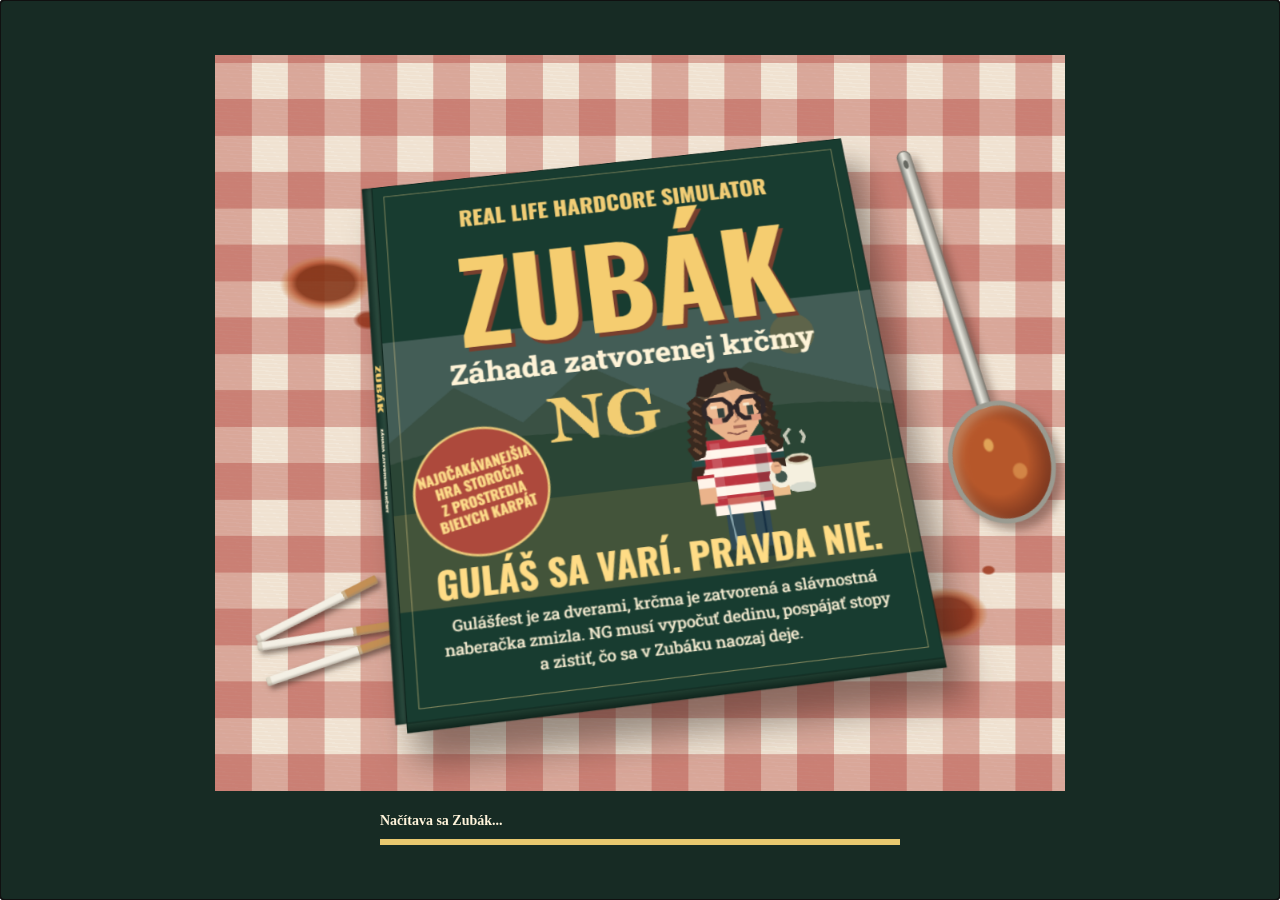
<file: index.html>
<!doctype html>
<html lang="sk">
<head>
  <meta charset="utf-8">
  <meta name="viewport" content="width=device-width, initial-scale=1">
  <meta name="theme-color" content="#182d29">
  <title>Zubák • Záhada zatvorenej krčmy</title>
  <link rel="stylesheet" href="styles.css">
  <link rel="stylesheet" href="goulash.css">
  <link rel="stylesheet" href="ending.css">
  <script defer src="core.js"></script>
  <script defer src="art.js"></script>
  <script defer src="scores.js"></script>
  <script defer src="bike.js"></script>
  <script defer src="bike-ui.js"></script>
  <script defer src="goulash.js"></script>
  <script defer src="goulash-ui.js"></script>
  <script defer src="ending.js"></script>
  <script defer src="game.js"></script>
</head>
<body>
  <main class="game-shell">
    <header class="topbar">
      <a class="wordmark" href="index.html">ZUBÁK<span>NG A ZÁHADA ZATVORENEJ KRČMY</span></a>
      <div class="toolbar">
        <button id="map-button" title="Mapa dediny" aria-label="Mapa dediny"><span aria-hidden="true">⌖</span></button>
        <button id="journal-button" title="Denník stôp" aria-label="Denník stôp"><span aria-hidden="true">▤</span><span id="clue-count">0</span></button>
        <button id="sound-button" title="Vypnúť zvuk" aria-label="Vypnúť zvuk" aria-pressed="true">
          <svg class="sound-icon-on" viewBox="0 0 24 24" aria-hidden="true" focusable="false"><path d="M4 9h3.5L13 5v14l-5.5-4H4z"/><path d="M16 8.5a5 5 0 0 1 0 7"/><path d="M18.5 6a9 9 0 0 1 0 12"/></svg>
          <svg class="sound-icon-off" viewBox="0 0 24 24" aria-hidden="true" focusable="false"><path d="M4 9h3.5L13 5v14l-5.5-4H4z"/><path d="m16 9.5 5 5M21 9.5l-5 5"/></svg>
        </button>
        <button id="help-button" title="Nápoveda" aria-label="Nápoveda">?</button>
        <button id="settings-button" title="Nastavenia" aria-label="Nastavenia">⚙</button>
      </div>
    </header>
    <section class="world" aria-label="Herný svet">
      <canvas id="scene" width="960" height="540" aria-label="Pixelová mapa Zubáka"></canvas>
      <div class="scene-heading"><span id="chapter">PRÍPAD 01 / BIELE KARPATY</span><h1 id="location-name">Zubák</h1><p id="location-sub">Záhada zatvorenej krčmy</p></div>
      <button id="back-button" class="back" hidden title="Späť na mapu">← Mapa</button>
      <div id="hotspots" class="hotspots"></div>
      <canvas id="foreground" width="1920" height="1080" aria-hidden="true"></canvas>
      <div class="world-caption"><span id="world-status">Sobota • pred gulášfestom</span><span id="save-status">Postup sa ukladá</span></div>
    </section>
    <section class="adventure-desk">
      <div class="conversation">
        <div class="speaker-row"><div><span id="speaker">NG</span><p id="speech" role="status" aria-live="polite">Dnes mal byť len guláš. Lenže studňa vysychá, krčma je zatvorená a niekto odniesol slávnostnú naberačku.</p></div></div>
        <div id="choices" class="choices" aria-label="Možnosti rozhovoru"></div>
      </div>
      <aside class="bag"><div class="section-label"><h2>V BATOHU</h2><span id="selected-label">Nič nie je vybrané</span></div><div id="inventory" class="inventory"></div></aside>
    </section>
    <footer><span>ZUBÁK / DOBRODRUŽSTVO NG</span><span id="progress">0 stôp</span><button id="sources-button">O príbehu a miestach</button></footer>
  </main>
  <dialog id="startup-loading" class="startup-loading" aria-label="Načítanie hry">
    <img src="zubak-krabice.png" alt="Krabica hry Zubák na kostkovanom obruse">
    <div class="startup-loading-copy" role="status">
      <span>Načítava sa Zubák...</span>
      <div class="startup-loading-track" aria-hidden="true"><div class="startup-loading-progress"></div></div>
    </div>
  </dialog>
  <dialog id="intro" class="story-intro" aria-labelledby="intro-title" aria-describedby="intro-story">
    <div class="intro-copy">
      <p class="intro-chapter">ZUBÁK / PRÍPAD 01</p>
      <h2 id="intro-title">Záhada zatvorenej krčmy</h2>
      <div id="intro-story">
        <p>V Zubáku sa chystá gulášfest, najväčšia udalosť celého roka. Dedina sa naň teší celé mesiace. Kotlíky sú pripravené, Fifko má hlad a NG dúfa, že si tú slávnu sobotu konečne užije v pokoji.</p>
        <p>Lenže krčma je zatvorená. Po dedine sa šíria reči, z ihriska zmizla slávnostná naberačka a v lese za domom je v studni zase primálo vody.</p>
        <p>Náhoda? Možno. Každý však videl niečo iné a nikto nepozná celý príbeh.</p>
        <p class="intro-voice">„Dobre. Začnem doma. A tentoraz sa neuspokojím s tým, že niekto niečo počul.“</p>
      </div>
      <div class="intro-actions"><button id="intro-continue" type="button">Pokračovať v hre</button><button id="intro-start" type="button">Nová hra</button><button id="intro-finale" type="button" hidden>Prehrať záverečné banger video</button><a id="intro-trailer" href="trailer/trailer.html">Pozrieť trailer</a></div>
      <p class="intro-disclaimer">Všetky osoby a informácie v hre sú založené na skutočných udalostiach.</p>
    </div>
  </dialog>
  <dialog id="modal"><div class="dialog-heading"><h2 id="modal-title"></h2><button id="close-modal" aria-label="Zavrieť" title="Zavrieť">×</button></div><div id="modal-content"></div></dialog>
</body>
</html>
</file>
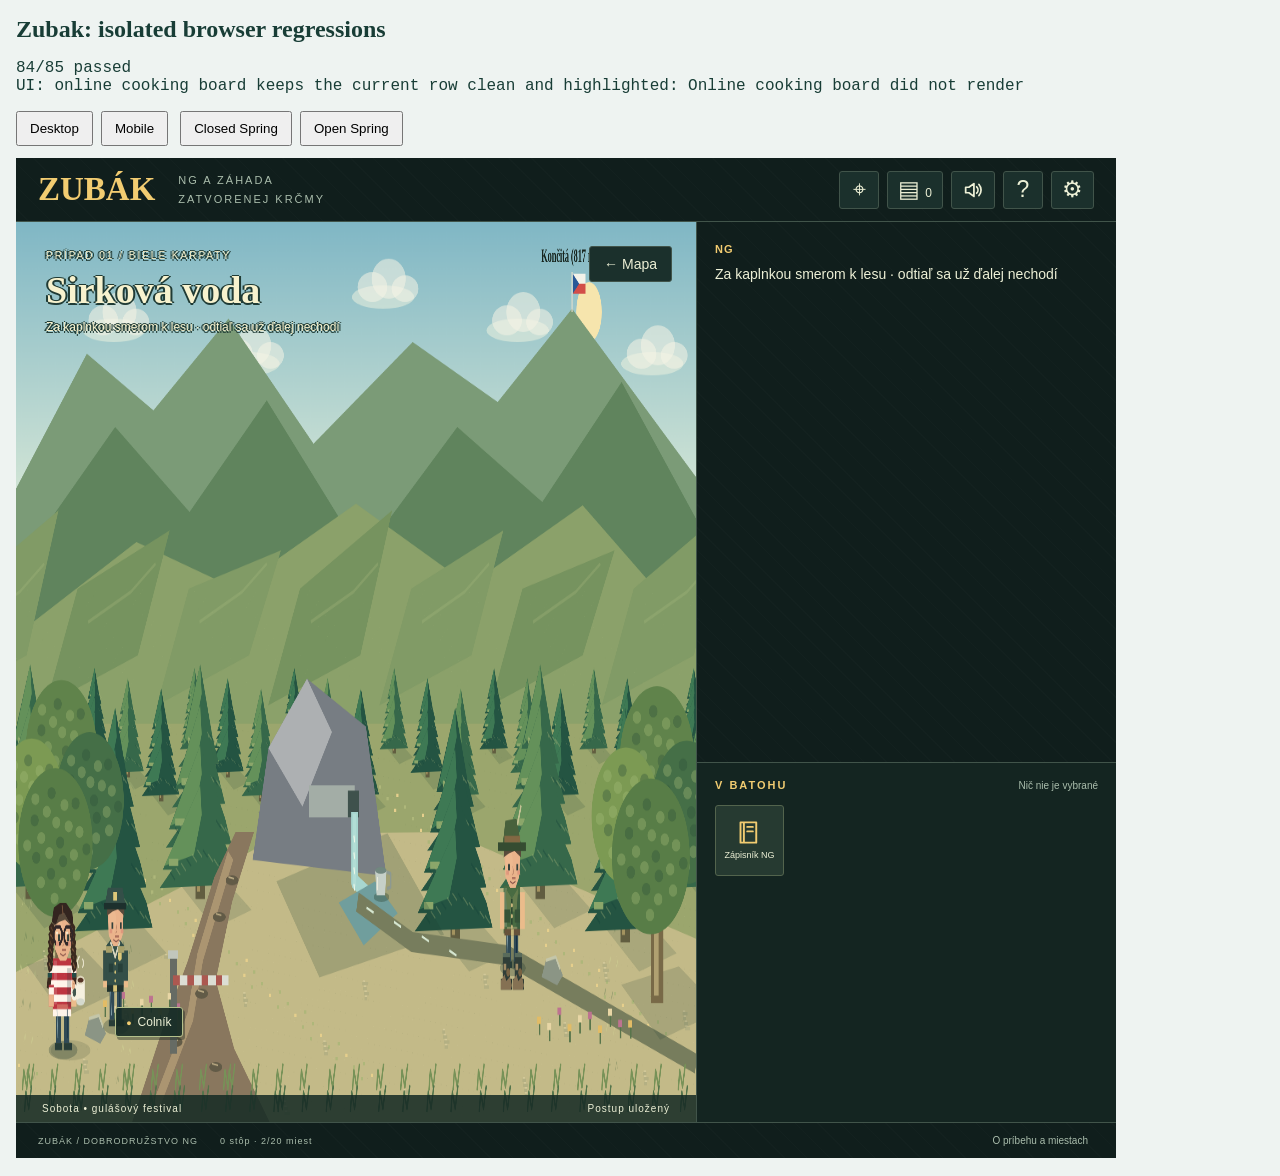
<file: browser.test.html>
<!doctype html>
<html lang="sk">
<head>
  <meta charset="utf-8">
  <meta name="viewport" content="width=device-width, initial-scale=1">
  <title>Zubak - browser regressions</title>
  <style>
    body { margin: 16px; font: 16px Georgia, serif; color: #183d36; background: #eef3f1; }
    h1 { font-size: 24px; }
    button { padding: 8px 12px; margin: 0 8px 12px 0; cursor: pointer; }
    iframe { display: block; border: 0; width: 1100px; max-width: none; height: 1000px; background: white; }
    pre { white-space: pre-wrap; }
  </style>
  <script defer src="browser.test.js"></script>
</head>
<body>
  <h1>Zubak: isolated browser regressions</h1>
  <pre id="results" role="status">Running...</pre>
  <button id="desktop">Desktop</button><button id="mobile">Mobile</button>
  <button id="closed">Closed Spring</button><button id="opened">Open Spring</button>
  <iframe id="test-game" title="Isolated game"></iframe>
</body>
</html>
</file>
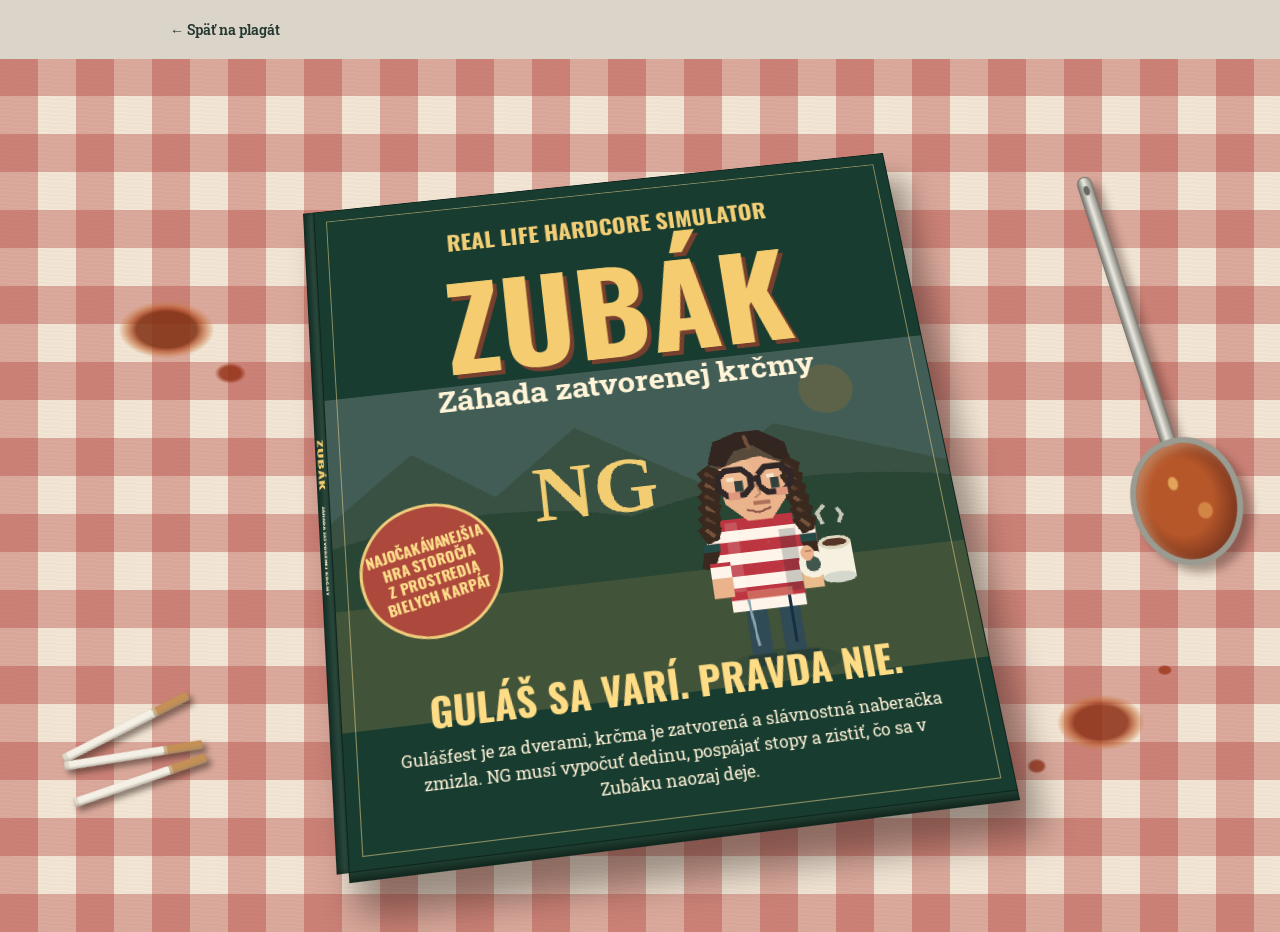
<file: krabice.html>
<!doctype html>
<html lang="sk">
<head>
  <meta charset="utf-8">
  <meta name="viewport" content="width=device-width, initial-scale=1">
  <title>Zubák | Krabica hry</title>
  <link rel="preconnect" href="https://fonts.googleapis.com">
  <link rel="preconnect" href="https://fonts.gstatic.com" crossorigin>
  <link href="https://fonts.googleapis.com/css2?family=Oswald:wght@500;600;700&family=Roboto+Slab:wght@400;600;700;900&display=swap" rel="stylesheet">
  <link rel="stylesheet" href="plakat.css">
  <link rel="stylesheet" href="krabice.css">
  <script defer src="core.js"></script>
  <script defer src="art.js"></script>
  <script defer src="ending.js"></script>
  <script defer src="plakat.js"></script>
</head>
<body>
  <nav class="toolbar"><a href="plakat.html">← Späť na plagát</a></nav>
  <main class="box-stage" aria-label="Krabica hry Zubák">
    <div class="stains" aria-hidden="true"></div>
    <div class="ladle" aria-hidden="true"><div class="ladle-handle"></div><div class="ladle-bowl"></div></div>
    <div class="cigarettes" aria-hidden="true"><span></span><span></span><span></span></div>
    <div class="game-box">
      <div class="box-spine" aria-hidden="true"><span>ZUBÁK</span><small>ZÁHADA ZATVORENEJ KRČMY</small></div>
      <div class="poster" aria-label="Predná strana krabice">
        <div class="top"><p class="eyebrow">REAL LIFE HARDCORE SIMULATOR</p><h1>ZUBÁK</h1><p class="subtitle">Záhada zatvorenej krčmy</p></div>
        <canvas class="art" id="poster-art" width="960" height="540" role="img" aria-label="NG v záverečnej scéne hry"></canvas>
        <div class="stamp">NAJOČAKÁVANEJŠIA<br>HRA STOROČIA<br>Z PROSTREDIA<br>BIELYCH KARPÁT</div>
        <div class="bottom"><p class="tagline">Guláš sa varí. Pravda nie.</p><p class="description">Gulášfest je za dverami, krčma je zatvorená a slávnostná naberačka zmizla. NG musí vypočuť dedinu, pospájať stopy a zistiť, čo sa v Zubáku naozaj deje.</p></div>
      </div>
    </div>
  </main>
  <canvas id="scene" hidden></canvas><canvas id="foreground" hidden></canvas>
</body>
</html>
</file>
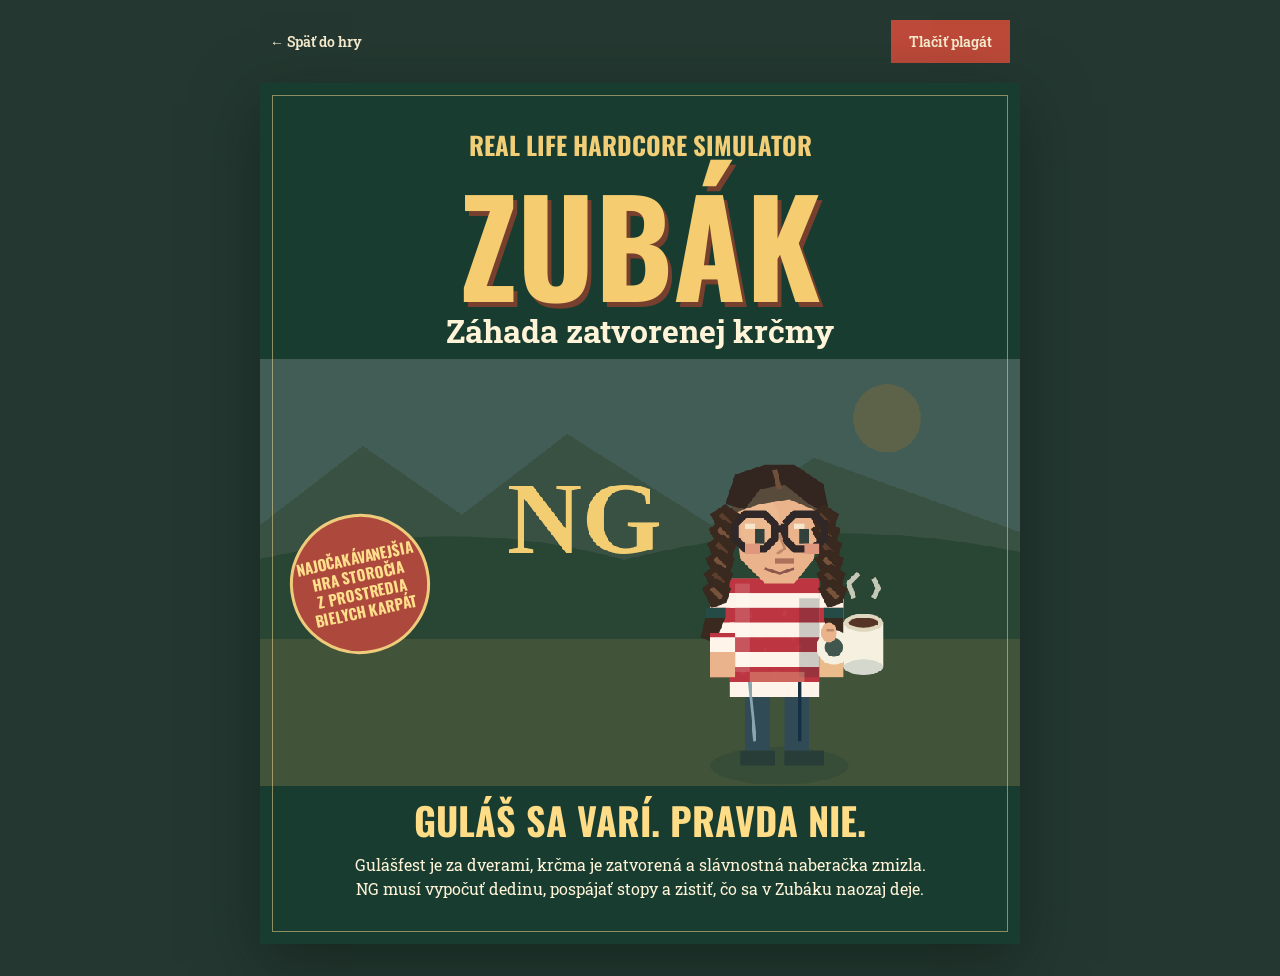
<file: plakat.html>
<!doctype html>
<html lang="sk">
<head>
  <meta charset="utf-8">
  <meta name="viewport" content="width=device-width, initial-scale=1">
  <title>Zubák | Plagát hry</title>
  <link rel="preconnect" href="https://fonts.googleapis.com">
  <link rel="preconnect" href="https://fonts.gstatic.com" crossorigin>
  <link href="https://fonts.googleapis.com/css2?family=Oswald:wght@500;600;700&family=Roboto+Slab:wght@400;600;700;900&display=swap" rel="stylesheet">
  <link rel="stylesheet" href="plakat.css">
  <script defer src="core.js"></script>
  <script defer src="art.js"></script>
  <script defer src="ending.js"></script>
  <script defer src="plakat.js"></script>
</head>
<body>
  <nav class="toolbar" aria-label="Plagát"><a href="index.html">← Späť do hry</a><button type="button" onclick="window.print()">Tlačiť plagát</button></nav>
  <main class="poster" aria-label="Plagát hry Zubák">
    <div class="top"><p class="eyebrow">REAL LIFE HARDCORE SIMULATOR</p><h1>ZUBÁK</h1><p class="subtitle">Záhada zatvorenej krčmy</p></div>
    <canvas class="art" id="poster-art" width="960" height="540" role="img" aria-label="NG v záverečnej scéne hry"></canvas>
    <div class="stamp">NAJOČAKÁVANEJŠIA<br>HRA STOROČIA<br>Z PROSTREDIA<br>BIELYCH KARPÁT</div>
    <div class="bottom"><p class="tagline">Guláš sa varí. Pravda nie.</p><p class="description">Gulášfest je za dverami, krčma je zatvorená a slávnostná naberačka zmizla. NG musí vypočuť dedinu, pospájať stopy a zistiť, čo sa v Zubáku naozaj deje.</p></div>
  </main>
  <canvas id="scene" hidden></canvas><canvas id="foreground" hidden></canvas>
</body>
</html>
</file>
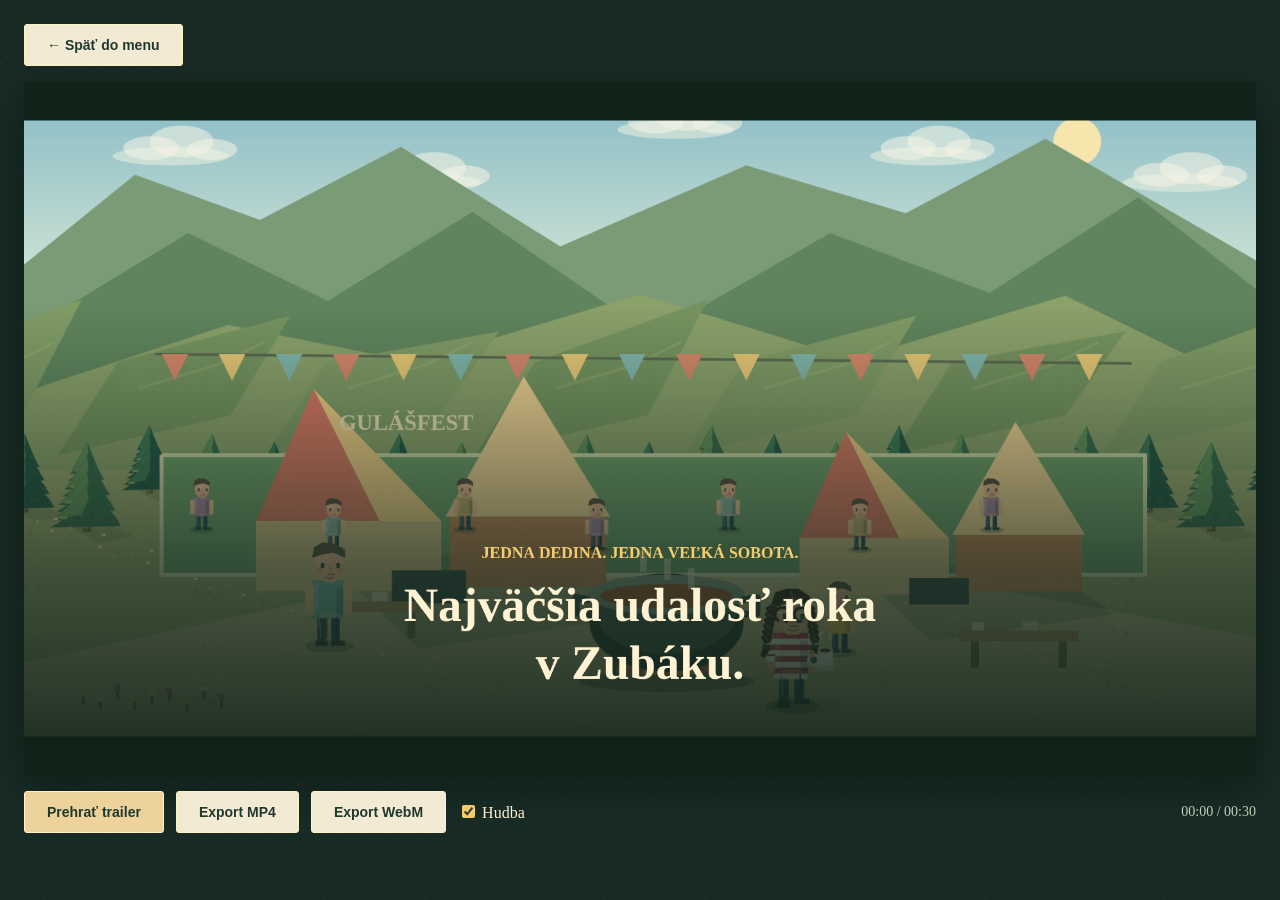
<file: trailer/trailer.html>
<!doctype html>
<html lang="sk">
<head>
  <meta charset="utf-8">
  <meta name="viewport" content="width=device-width, initial-scale=1">
  <title>Zubák | Trailer</title>
  <style>
    :root{color-scheme:dark;font-family:Georgia,serif;background:#172b24;color:#fff2cf}
    *{box-sizing:border-box}body{margin:0;min-height:100dvh;background:repeating-linear-gradient(135deg,#ffffff03 0 1px,transparent 1px 9px)}
    main{max-width:1280px;margin:auto;padding:24px}a{color:#f3cd69}.back-to-menu{display:inline-flex;align-items:center;margin-bottom:16px;text-decoration:none}
    #trailer{display:block;width:100%;aspect-ratio:16/9;background:#15291f;box-shadow:0 12px 40px #0005}#scene,#foreground{display:none}
    .controls{display:flex;align-items:center;gap:12px;flex-wrap:wrap;padding:16px 0}button,.back-to-menu,.controls a:not([hidden]){font:700 14px 'Trebuchet MS',Verdana,sans-serif;border:1px solid #fff0c8;border-radius:3px;padding:12px 22px;background:#f3ead4;color:#20392f;cursor:pointer}#play{background:#edd39b}button:hover,.back-to-menu:hover,.controls a:hover{border-color:#f2cc71;color:#20392f;background:#d6e0c3}button:focus-visible,a:focus-visible,input:focus-visible{outline:3px solid #f2cc71;outline-offset:3px}button:disabled{opacity:.5;cursor:default}input{accent-color:#f3cd69}#status{margin-left:auto;font-size:14px;color:#c1cebb}
    @media(max-width:600px){main{padding:12px}h1{font-size:22px}#status{width:100%;margin:0}}
  </style>
</head>
<body>
  <main>
    <a class="back-to-menu" href="../index.html?from=trailer">← Späť do menu</a>
    <canvas id="trailer" width="1920" height="1080" aria-label="Trailer hry Zubák"></canvas>
    <div class="controls">
      <button id="play" type="button">Prehrať trailer</button>
      <button id="export" type="button">Export MP4</button>
      <button id="export-webm" type="button">Export WebM</button>
      <a id="download" hidden>Stiahnuť MP4</a>
      <a id="download-webm" hidden>Stiahnuť WebM</a>
      <label><input id="sound" type="checkbox" checked> Hudba</label>
      <span id="status" role="status">00:00 / 00:30</span>
    </div>
  </main>
  <canvas id="scene" width="1920" height="1080"></canvas>
  <canvas id="foreground" width="1920" height="1080"></canvas>
  <script src="../core.js"></script>
  <script src="../art.js"></script>
  <script src="trailer.js"></script>
</body>
</html>
</file>
<file: styles.css>
.startup-loading{position:fixed;inset:0;max-width:none;max-height:none;width:100%;height:100%;margin:0;padding:24px;border:0;background:#172b24;color:#fff4db;display:flex;flex-direction:column;align-items:center;justify-content:center;gap:22px}
.startup-loading:not([open]){display:none}
.startup-loading::backdrop{background:#172b24}
.startup-loading img{display:block;width:min(100%,850px);max-height:calc(100dvh - 120px);object-fit:contain}
.startup-loading-copy{width:min(100%,520px);font:700 14px Georgia,serif}
.startup-loading-track{height:6px;margin-top:10px;background:#ffffff42;overflow:hidden}
.startup-loading-progress{height:100%;width:100%;background:#e8c86f;transform-origin:left;animation:startup-progress 5s linear forwards}
@keyframes startup-progress{from{transform:scaleX(0)}to{transform:scaleX(1)}}
@media(prefers-reduced-motion:reduce){.startup-loading-progress{animation:none;transform:scaleX(1)}}
.bike-dialog{width:min(1020px,98vw);max-width:98vw;max-height:98dvh;padding:14px;background:#193b32;color:#f3f2d9;border:1px solid #90ab8d;overflow:auto}
.bike-dialog::backdrop{background:#091c19ed}
.bike-header{display:flex;align-items:center;gap:12px;flex-wrap:wrap;margin-bottom:8px}
.bike-title{font:700 24px Georgia,serif;margin:0 auto 0 0}
.bike-header button,.bike-panel button{padding:10px 14px}
.bike-hud{font-variant-numeric:tabular-nums;padding:8px 0;color:#ffe096;min-height:32px}
.bike-location{margin:0 0 8px;color:#d4e4cc;font-weight:700}
.bike-stage{width:100%;aspect-ratio:16/9;background:#95c7c3;overflow:hidden}
.bike-canvas{display:block;object-fit:contain}
.bike-panel{padding:12px 0;border-top:1px solid #749079}
.bike-panel-title{font:700 21px Georgia,serif;margin:0 0 8px}
.bike-instructions{line-height:1.55;max-width:850px;margin:6px 0 12px}
.bike-start-form{display:flex;align-items:center;flex-wrap:wrap;gap:10px}
.bike-name{min-width:100px;max-width:100%;padding:10px;border:1px solid #8eac98;border-radius:3px;background:#f3f2df;color:#193b32}
.bike-error:empty{display:none}.bike-error{color:#ffb5a2}.bike-storage-note,.bike-storage-status{font-size:12px;color:#ccdec5}
.bike-controls{display:grid;grid-template-columns:70px minmax(120px,220px) minmax(80px,120px) 70px;justify-content:center;gap:12px;padding:12px 0 0;touch-action:none}
.bike-control{height:56px;touch-action:none;user-select:none;font-size:20px;background:#264b40}
.bike-pedal{background:#e2c76b;color:#203e34;font-weight:700}
.bike-records{width:100%;border-collapse:collapse;font-variant-numeric:tabular-nums}
.bike-records caption{text-align:left;padding:10px 0;font-weight:700}.bike-records th,.bike-records td{text-align:left;padding:8px;border-bottom:1px solid #5b7b68;overflow-wrap:anywhere}
.bike-record-current{background:#3a6045;color:#ffe396}.bike-actions{display:flex;gap:8px;flex-wrap:wrap;margin-top:12px}
.bike-online{margin:6px 0 14px}.bike-online .bike-records-caption{color:#ffe9a8;font-size:15px}
@media(max-width:540px){.bike-dialog{padding:10px}.bike-title{font-size:20px;width:100%}.bike-header{gap:6px}.bike-header button{padding:8px 10px}.bike-controls{grid-template-columns:48px minmax(72px,1fr) minmax(65px,1fr) 48px;gap:6px}.bike-control{font-size:16px}.bike-hud{font-size:12px;line-height:1.5}.bike-records th,.bike-records td{padding:6px 3px;font-size:12px}.bike-instructions{font-size:13px}}
.world[data-scene="spring"] canvas{object-fit:fill}
.world[data-scene="spring"] [data-target="warden"]{transform:translate(0,-50%)}
.festival-piano{position:relative;display:grid;grid-template-columns:repeat(7,minmax(0,1fr));height:190px;margin:18px 0;isolation:isolate}
.festival-piano .piano-key{min-width:0;border-radius:0 0 4px 4px;display:flex;align-items:flex-end;justify-content:center;padding:0 0 14px;letter-spacing:0}
.festival-piano .white-key{grid-row:1;grid-column:calc(var(--key-position) + 1);background:#f3efd6;color:#243c32;border:1px solid #6f766b;height:190px;box-shadow:inset 0 -7px #c5c6b7}
.festival-piano .black-key{position:absolute;z-index:2;left:calc(var(--key-position)*100%/7 - 4.3%);top:0;width:8.6%;height:118px;background:#202923;color:#f3efd6;border:1px solid #0b1711;box-shadow:inset 0 -5px #485047;font-size:12px;padding-bottom:10px}
.festival-piano .white-key:active{background:#d6e5bb;box-shadow:inset 0 -2px #a0b58a}
.festival-piano .black-key:active{background:#536a45}
.piano-controls{display:flex;align-items:center;gap:12px;flex-wrap:wrap}
.piano-controls button:disabled{opacity:.5;cursor:default}
.piano-replay{min-height:44px;max-width:100%}
.piano-counter{width:56px;margin:0;font-variant-numeric:tabular-nums}
#modal .piano-output{min-height:56px;margin:12px 0 0;overflow-wrap:anywhere;font-size:16px;line-height:1.5;font-family:inherit}
@media(max-width:520px){.festival-piano,.festival-piano .white-key{height:154px}.festival-piano .black-key{height:96px;font-size:10px}.festival-piano .piano-key{padding-bottom:10px}}
.held-item{position:fixed;z-index:20;pointer-events:none;width:36px;height:36px;transform:translate(14px,12px);padding:5px;border:1px solid #e8cf8e;border-radius:4px;background:#20392fee;color:#ffe4a5;box-shadow:0 2px 6px #0006}
.held-item svg{width:24px;height:24px;fill:none;stroke:currentColor;stroke-width:1.8;stroke-linecap:round;stroke-linejoin:round}
.world canvas{object-fit:fill;image-rendering:auto}
#foreground{position:absolute;inset:0;z-index:2;pointer-events:none}
dialog:has(.panorama-view){width:min(1200px,96vw);max-width:96vw;max-height:94dvh}
.panorama-view{display:block;width:100%;height:auto;max-height:calc(94dvh - 150px);object-fit:contain;margin-bottom:12px}
@media(min-width:851px){
	body .game-shell{height:100dvh;max-width:1478px;display:grid;grid-template-columns:minmax(0,1fr) clamp(420px,calc(100vw - 1020px),458px);grid-template-rows:64px minmax(0,1fr) 36px}
	body .topbar{grid-column:1/-1;height:64px;padding:0 22px}
	body .world{align-self:center;width:100%;height:100%;aspect-ratio:auto;max-height:100%;min-height:0}
	body .adventure-desk{display:flex;flex-direction:column;min-height:0;border-top:0;border-left:1px solid var(--line);overflow:hidden}
	body .conversation{flex:1 1 60%;min-height:0;padding:18px;border-right:0;overflow:auto}
	body .bag{flex:1 1 40%;min-height:0;padding:16px 18px;border-top:1px solid var(--line);overflow:auto}
	body .choices{margin-left:0}
	body footer{grid-column:1/-1;min-height:0;padding:6px 22px}
}
.story-intro{box-sizing:border-box;width:min(1120px,96vw);max-width:96vw;height:min(680px,94dvh);max-height:94dvh;padding:0;border:1px solid #819080;border-radius:4px;background-color:#203c32;background-size:cover;background-position:center;color:#fff4da;overflow:auto}
.story-intro::backdrop{background:#10231fef}
.intro-copy{box-sizing:border-box;min-height:100%;padding:36px 42px;max-width:670px;display:flex;flex-direction:column;background:linear-gradient(90deg,#172e29fa 72%,#172e29d9 90%,#172e2900)}
.story-intro .intro-disclaimer{margin:auto 0 0;padding-top:32px;font-size:12px;line-height:1.5;color:#d1dbc9}
.intro-chapter{font:700 12px 'Trebuchet MS',sans-serif;color:#efc978;margin:0 0 16px}
.story-intro h2{font:700 38px Georgia,serif;line-height:1.12;margin:0 0 22px;letter-spacing:0}
.story-intro p{font-size:16px;line-height:1.5;margin:0 0 14px}
.story-intro .intro-voice{font-style:italic;color:#efcf8c;margin-top:22px}
.intro-actions{display:flex;flex-wrap:wrap;gap:10px;margin-top:8px}
.story-intro .intro-actions button,.story-intro .intro-actions a{padding:12px 22px;border:1px solid #fff0c8;color:#20392f;font-weight:700}
.story-intro .intro-actions a{display:inline-flex;align-items:center;background:#f3ead4;text-decoration:none}
.story-intro #intro-continue{background:#d6e0c3}
.story-intro #intro-start{background:#edd39b}
@media(max-height:760px){.intro-copy{padding:24px 32px}.story-intro h2{font-size:32px;margin-bottom:16px}.story-intro p{font-size:15px;margin-bottom:12px}.story-intro .intro-voice{margin-top:14px}}
@media(max-width:540px){.map-spot[aria-label="Opustená chatka"]{transform:translate(-50%,30%)}.map-spot[aria-label="Doma u NG"]{transform:translate(-30%,-65%)}}
@media(max-width:540px){.map-spot{width:18%}.map-spot .place-label{padding:3px 2px}}
.toolbar svg{width:22px;height:22px;display:block;fill:none;stroke:currentColor;stroke-width:1.9;stroke-linecap:round;stroke-linejoin:round}
#sound-button{display:inline-flex;align-items:center;justify-content:center}
#sound-button .sound-icon-off{display:none}
#sound-button[aria-pressed="false"]{color:var(--muted)}
#sound-button[aria-pressed="false"]:hover{color:var(--yellow)}
#sound-button[aria-pressed="false"] .sound-icon-on{display:none}
#sound-button[aria-pressed="false"] .sound-icon-off{display:block}
:root{--ink:#172a27;--panel:#1b302c;--panel-dark:#142521;--line:#41544a;--paper:#edf0d6;--muted:#aabdac;--yellow:#f2cc71;--red:#c96355;--sky:#a5d0ca}
*{box-sizing:border-box}body{margin:0;background:#101e1c;background-image:repeating-linear-gradient(45deg,transparent 0 15px,#ffffff03 15px 16px);color:var(--paper);font-family:'Trebuchet MS',Verdana,sans-serif;font-size:14px;letter-spacing:0}button,a,input{font:inherit}button{cursor:pointer;color:inherit}button:focus-visible,a:focus-visible,input:focus-visible{outline:3px solid var(--yellow);outline-offset:3px}button{border:1px solid var(--line);border-radius:3px;background:var(--panel)}button:hover{border-color:var(--yellow);color:var(--yellow)}button:disabled{opacity:.5;cursor:default}button[hidden],[hidden]{display:none!important}.game-shell{max-width:1440px;margin:auto}.topbar{height:88px;padding:0 32px;display:flex;align-items:center;justify-content:space-between;border-bottom:1px solid var(--line)}.wordmark{text-decoration:none;color:var(--yellow);font-family:'Literata',Georgia,serif;font-weight:700;font-size:33px;display:flex;gap:23px;align-items:center}.wordmark span{max-width:185px;color:var(--muted);font:11px/1.7 'Trebuchet MS',sans-serif;letter-spacing:2px}.toolbar{display:flex;gap:8px}.toolbar button{height:38px;min-width:40px;padding:0 10px;font-size:23px}.toolbar #clue-count{font:12px 'Trebuchet MS',sans-serif;margin-left:5px}.world{position:relative;isolation:isolate;aspect-ratio:16/9;overflow:hidden;background:#a5d0ca}canvas{width:100%;height:100%;display:block;image-rendering:pixelated}.scene-heading{position:absolute;top:24px;left:30px;pointer-events:none;color:#f7f2ce;text-shadow:0 2px #203b35,2px 0 #203b35,-2px 0 #203b35,0 -1px #203b35}.scene-heading>span{font-size:10px;letter-spacing:2px}.scene-heading h1{font-family:'Literata',Georgia,serif;font-size:38px;line-height:1.15;margin:7px 0}.scene-heading p{margin:0;font-size:12px}.back{position:absolute;right:24px;top:24px;padding:9px 14px;z-index:3}.hotspots{position:absolute;inset:0}.map-spot{position:absolute;transform:translate(-50%,-35%);width:10%;min-height:42px;border:0;background:transparent;color:#fff4d4;display:flex;flex-direction:column;align-items:center;justify-content:flex-end;text-shadow:1px 2px #1c3229,-1px -1px #1c3229;font-size:11px;font-weight:bold;line-height:1.15;z-index:1}.map-spot .pin{display:block;width:7px;height:7px;background:var(--yellow);border:1px solid #2c4632;box-shadow:0 0 0 2px #1d38285c;margin-bottom:4px}.map-spot .place-label{padding:3px 4px;background:#1b302cdb;border:1px solid #9ea96b55;border-radius:2px}.map-spot:hover,.map-spot:focus-visible{z-index:5;color:var(--yellow);background:transparent}.map-spot:hover .place-label{background:#152a25;border-color:var(--yellow)}.map-spot.visited .pin{background:#e2ebcc}.scene-spot{position:absolute;transform:translate(-50%,-50%);background:#152a25e8;padding:7px 10px;font-size:12px;max-width:28%;border-color:#b4c08b;box-shadow:2px 3px #15241d66}.scene-spot.person::before{content:'●';color:var(--yellow);font-size:9px;margin-right:6px}.world-caption{position:absolute;bottom:0;left:0;right:0;background:#152a25db;display:flex;justify-content:space-between;padding:8px 26px;font-size:10px;letter-spacing:1px;pointer-events:none}.adventure-desk{display:grid;grid-template-columns:1.4fr 1fr;min-height:230px;border-top:3px solid #afad76}.conversation{padding:21px 26px;border-right:1px solid var(--line)}.speaker-row{display:flex;gap:15px;align-items:flex-start}.portrait{width:48px;height:57px;flex-shrink:0;background:#bd6d57;border:3px double #f2cc71;display:grid;place-items:center;font-family:'VT323',monospace;font-size:26px;color:#ffe9bb;box-shadow:3px 3px #0e201c}.speaker-row #speaker{color:var(--yellow);font-size:11px;font-weight:bold;text-transform:uppercase;letter-spacing:1px}.speaker-row p{margin:7px 0 0;font-size:14px;line-height:1.65;max-width:760px}.choices{display:flex;flex-wrap:wrap;gap:7px;margin:17px 0 0 63px}.choices button{padding:7px 11px;font-size:12px;background:#243c34}.bag{padding:22px 24px;background:var(--panel-dark)}.section-label{display:flex;justify-content:space-between;align-items:center;gap:10px;margin-bottom:14px}.section-label h2{font-size:11px;letter-spacing:2px;margin:0;color:var(--yellow)}#selected-label{font-size:10px;color:var(--muted)}.inventory{display:flex;gap:7px;flex-wrap:wrap}.item{width:69px;min-height:71px;background:#263a31;border-color:#53644d;display:flex;flex-direction:column;align-items:center;justify-content:center;gap:4px;padding:6px 3px;font-size:9px;text-align:center;line-height:1.3}.item.active{background:#514c2e;border-color:var(--yellow);color:var(--yellow)}.item svg{width:27px;height:27px;stroke:var(--yellow);stroke-width:1.7;fill:none;stroke-linecap:round;stroke-linejoin:round}footer{min-height:43px;display:flex;gap:22px;align-items:center;padding:10px 26px;color:var(--muted);font-size:9px;letter-spacing:1px;border-top:1px solid var(--line)}footer button{border:0;background:none;color:var(--muted);font-size:10px;margin-left:auto}dialog{background:var(--panel);color:var(--paper);border:2px solid #9caa74;border-radius:5px;padding:24px;max-width:620px;width:calc(100% - 32px);max-height:85vh;box-shadow:9px 9px #0a161c88}dialog::backdrop{background:#081916bf}.dialog-heading{display:flex;justify-content:space-between;align-items:center;gap:20px;margin-bottom:18px}.dialog-heading h2{margin:0;font:24px 'Literata',Georgia,serif;color:var(--yellow)}.dialog-heading button{width:32px;height:32px;font-size:24px}#modal-content{line-height:1.7}#modal-content p{margin:10px 0}#modal-content a{color:var(--yellow)}#modal-content li{margin-bottom:10px}.modal-actions{display:flex;gap:10px;flex-wrap:wrap;margin-top:18px}.modal-actions button,.submit-code{padding:10px 16px}.danger{color:#f4a69a}input{width:130px;padding:12px;background:#10251f;color:var(--yellow);border:1px solid var(--muted);font-size:22px}.piano-keys{display:flex;gap:5px;margin:18px 0}.piano-keys button{width:50px;height:100px;background:#f3efd6;color:#26382d;display:flex;align-items:flex-end;justify-content:center;padding-bottom:10px;box-shadow:3px 4px #0d2019}.piano-keys button:active{background:var(--yellow);transform:translateY(3px)}.piano-output{color:var(--yellow);font:30px 'VT323',monospace;min-height:35px}.muted{color:var(--muted);font-size:12px}.journal-entry{border-bottom:1px solid var(--line);padding:10px 0}.ending{color:var(--yellow);font-family:'Literata',Georgia,serif;font-size:24px}@media(min-width:1450px){.game-shell{border-left:1px solid var(--line);border-right:1px solid var(--line)}}@media(max-width:850px){.topbar{height:72px;padding:0 16px}.wordmark{font-size:27px;gap:12px}.wordmark span{font-size:8px;max-width:120px}.toolbar{gap:4px}.toolbar button{min-width:32px;height:34px;padding:0 6px;font-size:20px}.adventure-desk{grid-template-columns:1fr}.conversation{border-right:0;border-bottom:1px solid var(--line);padding:18px}.bag{padding:16px 18px}.scene-heading{top:14px;left:16px}.scene-heading h1{font-size:27px}.scene-heading>span{font-size:8px}.scene-heading p{font-size:10px}.map-spot{font-size:9px;min-height:30px;width:12%}.world-caption{padding:5px 12px;font-size:8px}.scene-spot{font-size:10px;padding:6px;max-width:29%}.back{top:12px;right:12px;padding:7px}.speaker-row p{font-size:13px}}@media(max-width:540px){.world{aspect-ratio:4/5}.world canvas{object-fit:cover}.scene-heading h1{font-size:24px}.scene-heading{top:15px}.scene-heading>span{letter-spacing:1px}.map-spot{font-size:9px;width:21%;min-height:42px}.scene-spot{font-size:11px;max-width:38%;min-height:36px}.wordmark span{display:none}.topbar{height:66px}.choices{margin-left:0}.portrait{width:40px;height:50px}.speaker-row{gap:12px}.item{width:64px;min-height:68px}.world-caption #save-status{max-width:100px;text-align:right}.scene-heading p{max-width:205px}.world-caption{font-size:8px}footer{padding:12px 16px;gap:12px;flex-wrap:wrap}footer button{margin-left:0}.bag{min-height:123px}.dialog-heading h2{font-size:21px}}
</file>
<file: goulash.css>
.goulash-dialog{width:min(900px,96vw);max-width:96vw;max-height:96dvh;padding:16px;background:#eff2e7;color:#263e37;border:2px solid #6f8a73;border-radius:6px;overflow:auto;letter-spacing:0}
.goulash-dialog::backdrop{background:#152b29df}
.goulash-dialog button{background:#315c51;color:#fff4d8;border:1px solid #638679;border-radius:4px;padding:10px 16px;min-height:44px;font:inherit;cursor:pointer}
.goulash-dialog button:hover{background:#426f60}.goulash-dialog button:focus-visible,.goulash-dialog input:focus-visible{outline:3px solid #b34147;outline-offset:3px}
.goulash-header{display:flex;align-items:center;gap:10px;flex-wrap:wrap;margin-bottom:12px}.goulash-title{font:700 26px Georgia,serif;margin:0 auto 0 0}.goulash-pause{width:44px;padding:0!important}
.goulash-canvas{display:block;width:100%;height:auto;aspect-ratio:20/9;border-bottom:4px solid #ad5357;background:#b8dadd}
.goulash-stage{position:relative}
.goulash-rules .goulash-feedback{top:8%;width:min(55%,400px);font-size:14px}
.goulash-hud{padding:10px 0;font-weight:700;font-variant-numeric:tabular-nums;border-bottom:1px solid #aebdaf;min-height:42px;overflow-wrap:anywhere}
.goulash-panel{padding-top:12px}.goulash-panel h3{font:700 20px Georgia,serif;margin:0 0 12px}.goulash-panel>button{margin:8px 8px 0 0}
.goulash-start{display:flex;align-items:end;gap:12px;flex-wrap:wrap}.goulash-start label{display:grid;gap:6px;font-weight:700;max-width:100%}.goulash-start input{font:inherit;padding:10px;border:1px solid #789181;border-radius:3px;max-width:100%;width:220px;background:#fff;color:#263e37;box-sizing:border-box}
.goulash-ingredients{display:grid;grid-template-columns:repeat(4,minmax(0,1fr));gap:8px}.goulash-ingredient{padding:10px 4px!important;display:flex;align-items:center;justify-content:center;gap:8px}.goulash-ingredient:before{content:"";display:block;width:17px;height:17px;border-radius:4px;background:#e8c17c;border:1px solid #fff9;flex-shrink:0}.goulash-meat:before{background:#b06453}.goulash-paprika:before{background:#d65337}.goulash-tofu:before{background:#f0e9ce}.goulash-ingredient[aria-pressed=true]{outline:3px solid #d5ab45;outline-offset:-3px}
.goulash-rhythm{position:relative;height:32px;background:repeating-linear-gradient(90deg,#d6dfd1 0 9%,#cbd6c7 9% 10%);margin:18px 8px;overflow:visible;border:1px solid #829684;border-radius:3px}.goulash-target{position:absolute;inset:0 auto 0 40%;width:20%;background:#76a984;border-left:2px solid #356747;border-right:2px solid #356747}.goulash-marker{position:absolute;top:-5px;bottom:-5px;left:0;width:5px;transform:translateX(-50%);background:#b34147;border:1px solid #fff}
.goulash-dialog .goulash-action{width:100%;margin:0;background:#a64449;font-weight:700;min-height:48px}.goulash-dialog .goulash-action:hover{background:#88373e}
.goulash-feedback{position:absolute;z-index:1;right:26%;top:20%;width:min(43%,300px);box-sizing:border-box;font:600 15px/1.3 Georgia,serif;color:#263e37;background:#fffbea;border:2px solid #496157;border-radius:6px;padding:8px 10px;margin:0;overflow-wrap:anywhere}.goulash-feedback:after{content:"";position:absolute;right:-15px;bottom:7px;border-width:10px 0 0 15px;border-style:solid;border-color:transparent transparent transparent #496157}.goulash-error{color:#a52d3a;width:100%;margin:0}.goulash-error:empty{display:none}
.goulash-records{width:100%;border-collapse:collapse;font-variant-numeric:tabular-nums;margin:12px 0}.goulash-records caption{text-align:left;font:700 19px Georgia,serif;padding:10px 0}.goulash-records td,.goulash-records th{text-align:left;padding:8px 6px;border-bottom:1px solid #b6c4b6;overflow-wrap:anywhere}.goulash-record-current{background:#d2e7ca}.goulash-storage-note{font-size:12px;color:#526b60;line-height:1.5}.goulash-result{font-weight:700}
.goulash-online{margin:4px 0 12px}.goulash-online .goulash-records caption{font-size:17px;color:#315c51}
@media(max-width:520px){.goulash-dialog{padding:10px}.goulash-title{font-size:22px}.goulash-header{gap:6px}.goulash-header button{font-size:13px;padding:8px}.goulash-ingredients{grid-template-columns:repeat(2,minmax(0,1fr))}.goulash-panel h3{font-size:17px}.goulash-hud{font-size:13px}.goulash-records td,.goulash-records th{padding:7px 3px;font-size:13px}.goulash-canvas{min-height:150px;object-fit:contain}.goulash-feedback{font-size:12px;line-height:1.2;width:51%;right:26%;top:20%;padding:5px 7px}.goulash-start input{width:190px}}
@media(max-width:520px){.goulash-stage.goulash-rules{min-height:240px;background:#b8dadd}.goulash-rules .goulash-feedback{top:8px;right:22%;width:65%;font-size:12px}}
</file>
<file: ending.css>
.finale{position:fixed;inset:0;z-index:10000;overflow:hidden;background:#182d29;color:#fff7e7;font-family:Georgia,serif}
.finale-canvas{position:absolute;inset:0;width:100%;height:100%;object-fit:cover}
.finale-shade{position:absolute;inset:0;background:linear-gradient(0deg,#172e29ed 0%,#172e29a8 18%,transparent 52%);pointer-events:none}
.finale-copy{position:absolute;left:max(5vw,24px);bottom:max(7vh,42px);width:min(720px,80vw);text-shadow:0 2px 6px #152b25}
.finale-label{margin:0 0 12px;color:#efd080;font:700 12px 'Trebuchet MS',sans-serif}
.finale-copy h2{margin:0 0 12px;font-size:clamp(28px,4.2vw,48px);line-height:1.12;letter-spacing:0}
.finale-detail{margin:0;font-size:18px;line-height:1.4}
.finale-controls{position:absolute;top:24px;right:24px;display:flex;align-items:center;gap:10px}
.finale-controls button{min-height:42px;border:1px solid #fff9d6a0;background:#203d34d9;color:#fff9e7;border-radius:4px;cursor:pointer}
.finale-sound{width:42px;display:inline-flex;align-items:center;justify-content:center}
.finale-sound svg{width:20px;height:20px;display:block;fill:none;stroke:currentColor;stroke-width:1.9;stroke-linecap:round;stroke-linejoin:round}
.finale-sound .sound-icon-off{display:none}
.finale-sound[aria-pressed="false"]{color:#fff9d6a0}
.finale-sound[aria-pressed="false"] .sound-icon-on{display:none}
.finale-sound[aria-pressed="false"] .sound-icon-off{display:block}
.finale-next{padding:0 12px;font:600 13px 'Trebuchet MS',sans-serif}
.finale-progress{position:absolute;bottom:0;left:0;right:0;height:4px;background:#ffffff45}
.finale-progress span{display:block;width:0;height:100%;background:#efd080}
@media(max-width:600px){.finale-canvas{object-fit:contain;object-position:center;background:#284d46}.finale-copy{left:20px;bottom:40px;width:calc(100% - 40px)}.finale-copy h2{font-size:30px}.finale-detail{font-size:16px}.finale-controls{top:14px;right:14px}}
</file>
<file: plakat.css>
*{box-sizing:border-box}
body{margin:0;background:#243831;color:#f8edcf;font-family:'Roboto Slab',Georgia,serif}
.toolbar{max-width:780px;margin:auto;padding:20px;display:flex;align-items:center;justify-content:space-between;gap:14px}
.toolbar a,.toolbar button{font:600 14px 'Roboto Slab',Georgia,serif;color:#f8edcf}
.toolbar button{background:#bd4939;border:0;padding:12px 18px;cursor:pointer}
.toolbar a{text-decoration:none}
.poster{position:relative;width:min(760px,calc(100% - 32px));aspect-ratio:3/3.4;margin:0 auto 32px;overflow:hidden;background:#183c30;box-shadow:0 20px 60px #102018aa;color:#fff4d8}
.poster:after{content:'';position:absolute;inset:12px;border:1px solid #f1d68e88;pointer-events:none}
.top{position:absolute;top:5%;left:5%;right:5%;text-align:center;z-index:1}
.eyebrow{font:700 25px 'Oswald',sans-serif;color:#f2ce76;margin:0 0 24px}
h1{font:700 132px/.85 'Oswald',Impact,sans-serif;margin:0;color:#f5cd70;text-shadow:4px 5px 0 #773f2e}
.subtitle{font:700 32px/1.1 'Roboto Slab',Georgia,serif;margin:14px 0 0}
.art{position:absolute;top:32%;left:0;width:100%;height:auto;image-rendering:pixelated}
.stamp{position:absolute;top:50%;left:4%;width:140px;height:140px;padding:4px;border:3px solid #efcc7b;border-radius:50%;display:grid;place-items:center;text-align:center;transform:rotate(-12deg);font:700 15px/1.2 'Oswald',sans-serif;color:#ffdf8b;background:#ad493c}
.bottom{position:absolute;bottom:5%;left:7%;right:7%;text-align:center}
.tagline{font:700 38px/1.05 'Oswald',sans-serif;text-transform:uppercase;margin:0 0 12px;color:#ffdc86}
.description{max-width:580px;margin:0 auto;font-size:16px;line-height:1.5}
@media(max-width:600px){.toolbar{padding:14px 16px}.poster{width:calc(100% - 20px);aspect-ratio:3/4}.poster:after{inset:7px}.eyebrow{font-size:16px;margin-bottom:18px}h1{font-size:66px}.subtitle{font-size:20px;margin-top:10px}.art{top:28%}.stamp{width:104px;height:104px;padding:3px;font-size:10px;border-width:2px}.bottom{bottom:9%}.tagline{font-size:21px;margin-bottom:7px}.description{font-size:11px;line-height:1.35}}
@media print{@page{size:A4 portrait;margin:0}body{background:white}.toolbar{display:none}.poster{width:210mm;height:238mm;max-height:297mm;margin:0 auto;box-shadow:none;print-color-adjust:exact;-webkit-print-color-adjust:exact}.bottom{bottom:5%}h1{font-size:120px}.subtitle{font-size:32px}.tagline{font-size:32px}.description{font-size:15px}}
</file>
<file: krabice.css>
body{background:#dbd4c9;color:#183c30}
.toolbar{max-width:980px}.toolbar a{color:#243831}
.box-stage{position:relative;min-height:calc(100vh - 60px);padding:70px 32px 100px;display:grid;place-items:center;overflow:hidden;perspective:1600px;background:repeating-linear-gradient(0deg,#ab312a55 0 38px,transparent 38px 76px),repeating-linear-gradient(90deg,#ab312a55 0 38px,transparent 38px 76px),repeating-linear-gradient(3deg,#fff3 0 1px,transparent 1px 4px),#f0e2d1}
.stains{position:absolute;inset:0;pointer-events:none;background:radial-gradient(ellipse 60px 36px at 13% 31%,#813012dd 0 50%,#b14b20aa 60%,#c8794277 70%,transparent 80%),radial-gradient(ellipse 21px 14px at 18% 36%,#922e13cc 0 48%,transparent 75%),radial-gradient(ellipse 55px 35px at 86% 76%,#8d3016dd 0 48%,#b75528aa 60%,#c8794277 70%,transparent 80%),radial-gradient(ellipse 13px 10px at 81% 81%,#9f3c21dd 0 50%,transparent 76%),radial-gradient(ellipse 10px 7px at 91% 70%,#9f3c21dd 0 50%,transparent 76%)}
.ladle{position:absolute;right:7%;top:16%;width:92px;height:340px;transform:rotate(-18deg) scale(1.2);filter:drop-shadow(5px 8px 4px #38201866);pointer-events:none}
.ladle-handle{position:absolute;left:40px;top:2px;width:13px;height:260px;border-radius:8px;background:linear-gradient(90deg,#787a74,#ecebe2 45%,#8d8c84);border:1px solid #74756e}
.ladle-handle:before{content:"";position:absolute;top:7px;left:3px;width:5px;height:8px;border-radius:50%;background:#666861}
.ladle-bowl{position:absolute;bottom:0;left:0;width:92px;height:108px;border-radius:48% 48% 50% 50%;border:5px solid #9a9b91;background:radial-gradient(ellipse at 42% 32%,#e0a357 0 5%,transparent 7%),radial-gradient(ellipse at 65% 62%,#d38546 0 7%,transparent 9%),radial-gradient(ellipse at 45% 45%,#b6572a 0 42%,#79351e 75%,#c1c2b8 78%);box-shadow:inset 4px 5px 8px #f4d0a866}
.cigarettes{position:absolute;left:5%;bottom:14%;width:160px;height:105px;transform:rotate(-15deg);filter:drop-shadow(3px 5px 3px #35251d99);pointer-events:none}
.cigarettes span{position:absolute;left:0;width:140px;height:9px;border-radius:2px;background:linear-gradient(90deg,#dfd9c9 0 3%,#f4f0e5 4% 72%,#ccb38c 72% 74%,#c49055 75% 100%);box-shadow:inset 0 -2px 2px #8e847777}
.cigarettes span:nth-child(1){top:15px;transform:rotate(-12deg)}.cigarettes span:nth-child(2){top:44px;transform:rotate(6deg)}.cigarettes span:nth-child(3){top:70px;transform:rotate(-4deg)}
.game-box{position:relative;z-index:1;width:min(620px,calc(100vw - 360px));transform:rotateX(22deg) rotateZ(-7deg);transform-style:preserve-3d;filter:drop-shadow(16px 32px 16px #281c1770)}
.game-box:before{content:"";position:absolute;left:0;right:0;top:100%;height:28px;background:linear-gradient(#203d30,#10251d);transform-origin:top;transform:rotateX(-72deg);border:1px solid #14291f}
.box-spine{position:absolute;top:0;bottom:0;right:100%;width:32px;transform-origin:right;transform:rotateY(-70deg);background:linear-gradient(90deg,#122b23,#315345);color:#f5cd70;display:flex;align-items:center;justify-content:center;gap:18px;writing-mode:vertical-rl;font:700 20px 'Oswald',Impact,sans-serif;box-shadow:inset -3px 0 6px #0006}
.box-spine small{font-size:8px;color:#f8edcf}
.game-box .poster{width:100%;margin:0;box-shadow:none;border:1px solid #0e251d}
@media(max-width:600px){.box-stage{padding:70px 20px 150px;perspective:1000px}.game-box{width:calc(100vw - 70px);transform:rotateX(16deg) rotateZ(-6deg)}.game-box:before{height:20px}.box-spine{width:22px;font-size:15px;gap:10px}.box-spine small{font-size:6px}.ladle{right:-5px;top:3%;transform:rotate(30deg) scale(.5);transform-origin:top right}.cigarettes{left:6%;bottom:2%;transform:rotate(-10deg) scale(.7);transform-origin:bottom left}}
</file>
